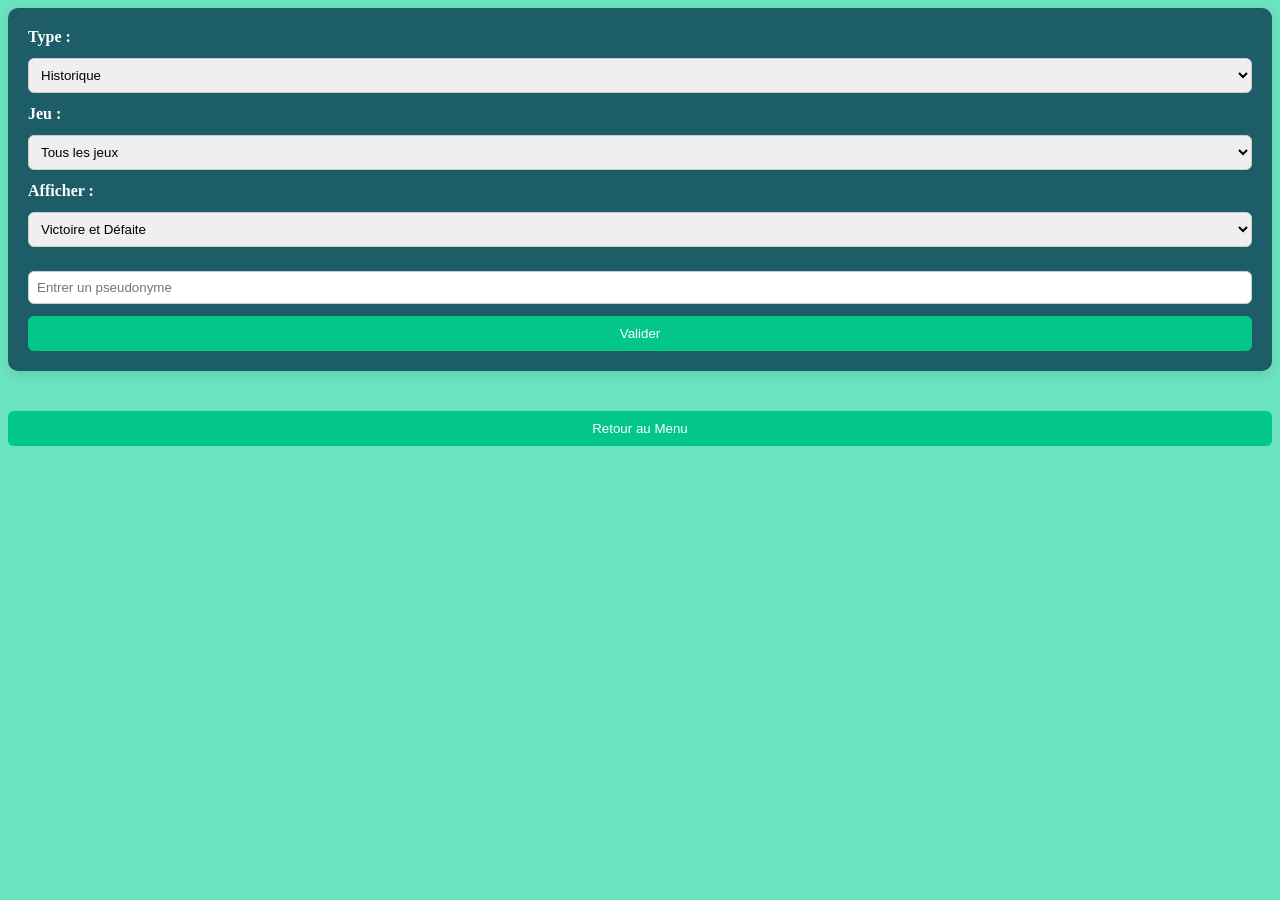
<file: Maxi_defis/Classement/html/index.html>
<!DOCTYPE html>
<html lang="fr">
<head>
    <meta charset="UTF-8">
    <meta name="viewport" content="width=device-width, initial-scale=1.0">
    <title>MD-Classement</title>
    <link rel="stylesheet" href="../css/style.css">
</head>
<body>
    <div class = "boite">
        <form action="#" id ="form">
            <label for="type">Type : </label>
            <select id="type">
                <option value="historique">Historique</option>
                <option value="classement">Classement</option>
            </select>
            <label for="jeu">Jeu : </label>
            <select id="jeu">
                <option value="tous">Tous les jeux</option>
                <option value="couleur">Couleur</option>
                <option value="demineur">Démineur</option>
                <option value="enigme">Enigme</option>
                <option value="equation">Equation</option>
                <option value="nonogram">Nonogram</option>
                <option value="simon">Simon</option>
                <option value="vraifaux">Vrai ou Faux</option>
                <option value="intru">Intru</option>
            </select>
            <label for="victoire">Afficher : </label>
            <select id="victoire">
                <option value="2">Victoire et Défaite</option>
                <option value="1">Seulement les Victoire</option>
                <option value="0">Seulement les Défaite</option>
            </select>
            <label for="pseudo"></label>
            <input type="text" id ="pseudo" placeholder="Entrer un pseudonyme">
            <button id="valider">Valider</button>
        </form>
        <table id="result">

        </table>
        <button id="retourMenu">Retour au Menu</button>
    </div>
    <script src="../js/script.js"></script>
</body>
</html>
</file>
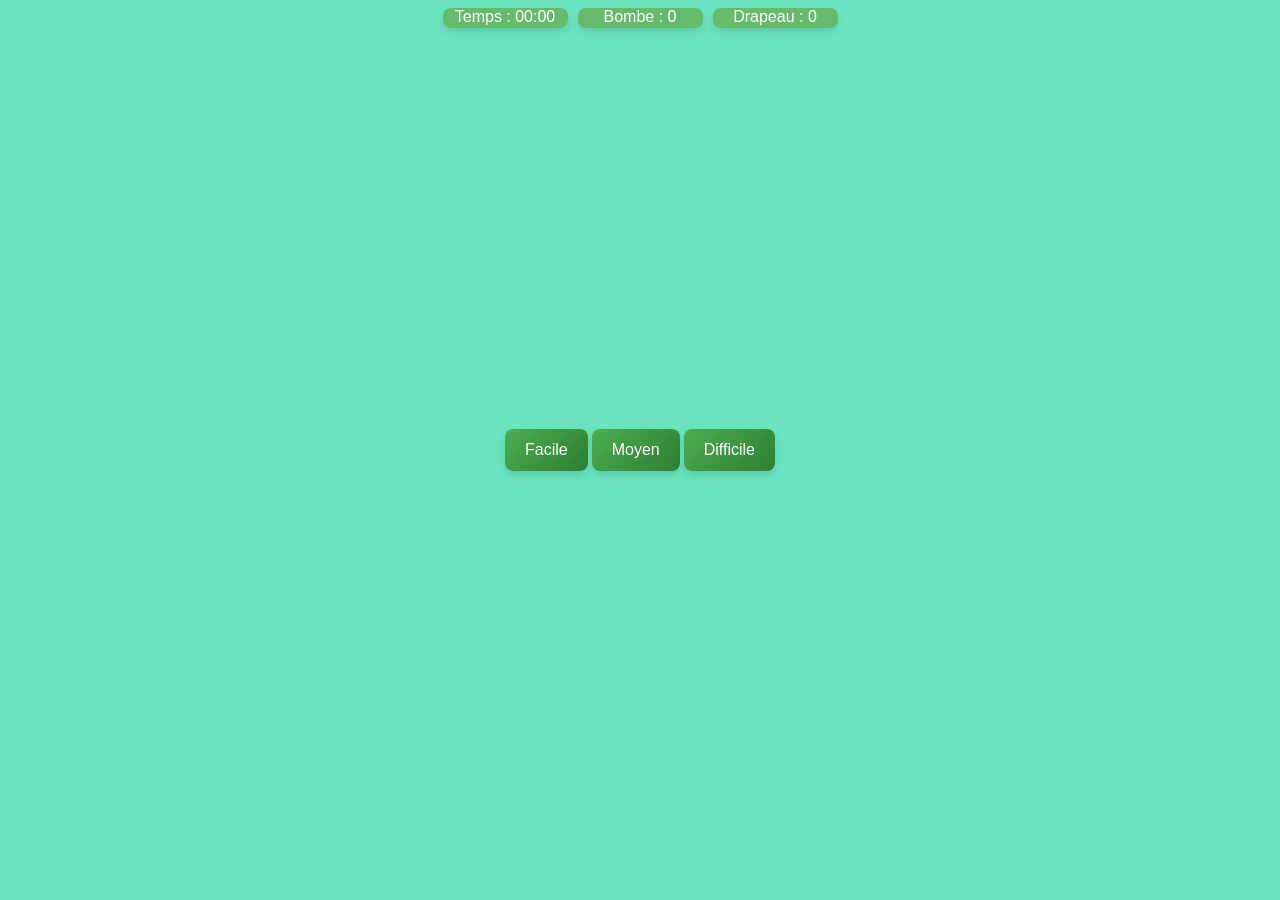
<file: Maxi_defis/Démineur/html/index.html>
<!DOCTYPE html>
<html lang="fr">
<head>
    <meta charset="UTF-8">
    <meta name="viewport" content="width=device-width, initial-scale=1.0">
    <title>Document</title>
    <link rel="stylesheet" href="../css/style.css">
</head>
<body>
    <div id="affichage">
        <div class="affichage" id="timer">Temps : 00:00 </div>
        <div class="affichage" id="bomb">Bombe : 0</div>
        <div class="affichage" id="flag">Drapeau : 0</div>
    </div>
    <div id="start">
        <button class="btn" id="facile">Facile</button>
        <button class="btn" id="moyen">Moyen</button>
        <button class="btn" id="difficile">Difficile</button>
    </div>
    <div id="plateau"></div>
    <script src="../js/script.js"></script>
</body>
</html>
</file>
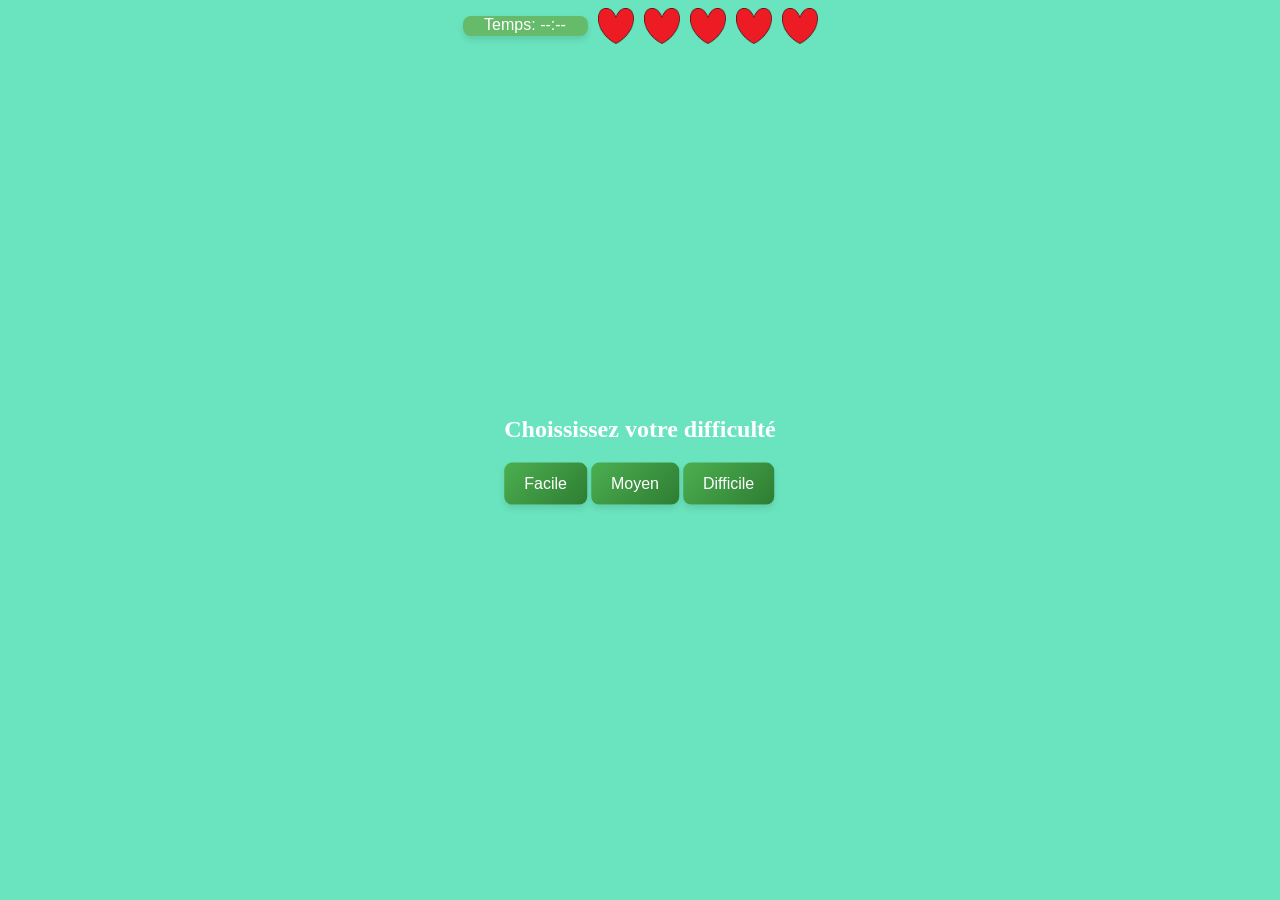
<file: Maxi_defis/Nonogram/html/index.html>
<!DOCTYPE html>
<html lang="en">
    <head>
        <meta charset="UTF-8">
        <meta name="viewport" content="width=device-width, initial-scale=1.0">
        <title>Puzzle dont je n'ai pas le nom</title>
        <link rel="stylesheet" href="../css/style.css">
    </head>
    <body>
        <div id="first">
            <h2>Choississez votre difficulté</h2>
            <button class="btn" id="facile"> Facile </button>
            <button class="btn" id="moyen"> Moyen </button>
            <button class="btn" id="difficile"> Difficile </button>
        </div>
        <div id="heart">
            <div id="timer">Temps: --:--</div>
            <a class="heart" href="../image/coeur_plein.png"></a>
            <a class="heart" href="../image/coeur_plein.png"></a>
            <a class="heart" href="../image/coeur_plein.png"></a>
            <a class="heart" href="../image/coeur_plein.png"></a>
            <a class="heart" href="../image/coeur_plein.png"></a>
        </div>
        <div id="plateau"></div>
    </body>
    <script src="../js/script.js"></script>
</html>
</file>
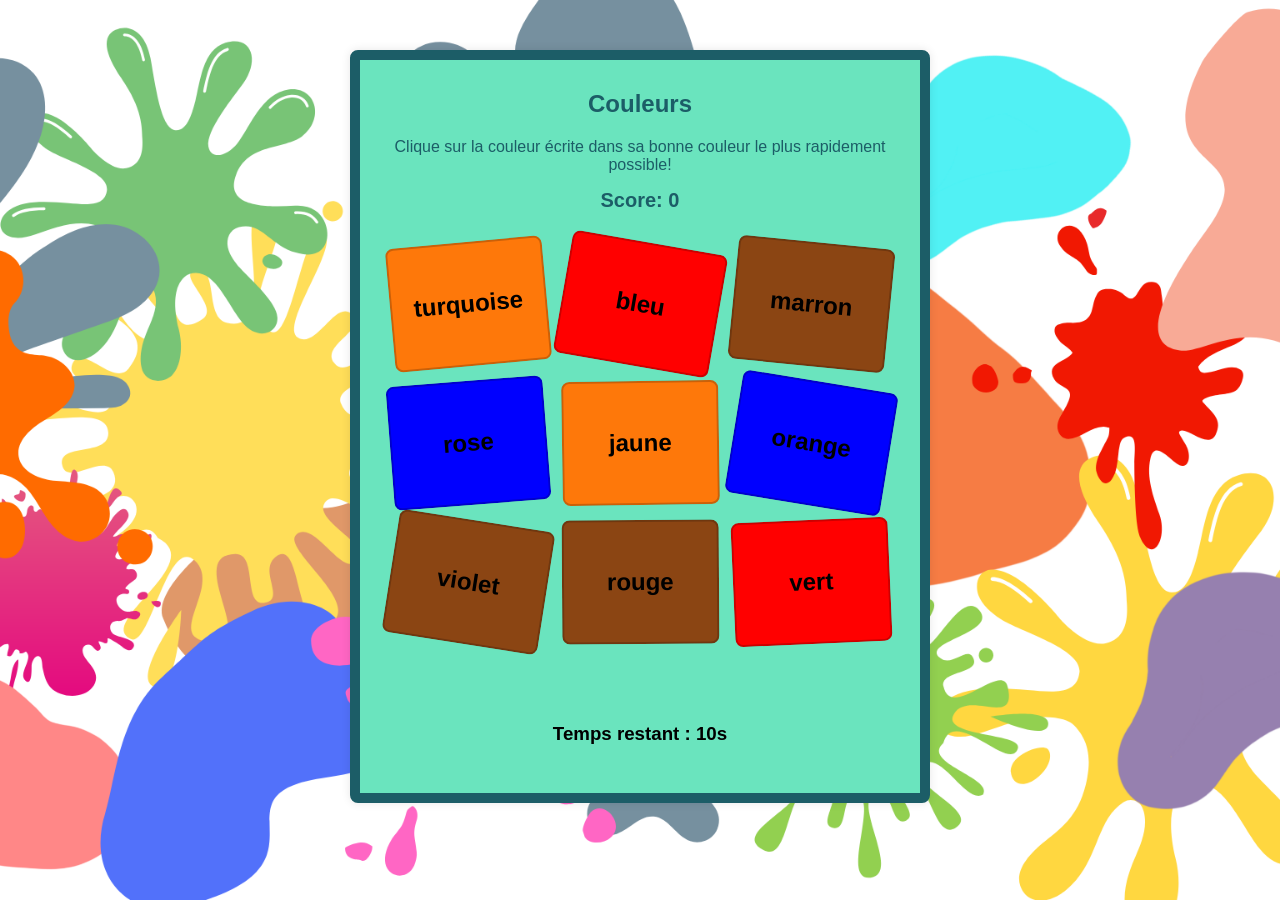
<file: Maxi_defis/Couleur/couleur.html>
<!DOCTYPE html>
<html lang="fr">
<head>
    <meta charset="UTF-8">
    <meta name="viewport" content="width=device-width, initial-scale=1.0">
    <title>Couleurs</title>
    <link rel="stylesheet" href="couleur.css">
</head>
<body>
    <div class="game-container">
        <h2>Couleurs</h2>
        <p>Clique sur la couleur écrite dans sa bonne couleur le plus rapidement possible!</p>
        
        <div class="score">Score: <span id="score">0</span></div>
        
        <div class="colors-grid" id="colorsGrid">
            <!-- Les couleurs seront générées par JavaScript -->
        </div>
        
        <div class="message" id="message"></div>

        <h3 id="timer-container">Temps restant : <span id="timer">10</span>s</h3>
        
    </div>
    <!-- Modale d'authentification -->
    <div id="auth-modal" class="modal">
        <div class="modal-content">
            <h2>Authentification requise</h2>
            <p>Votre score : <span id="final-score"></span></p>
            <form id="auth-form">
                <label for="pseudo">Pseudo :</label>
                <input type="text" id="pseudo" required>
                <br>
                <button type="submit">Valider</button>
            </form>
            <button id="rejouer-btn" type="button" style="display:none; margin-top: 20px;">
                Rejouer
            </button>
            <button id="retour-menu-modal" type="button" style="display:none; margin-top: 20px;">
                Retour au menu
            </button>
        </div>
    </div>

    <script src="couleur.js"></script>
</body>
</html>
</file>
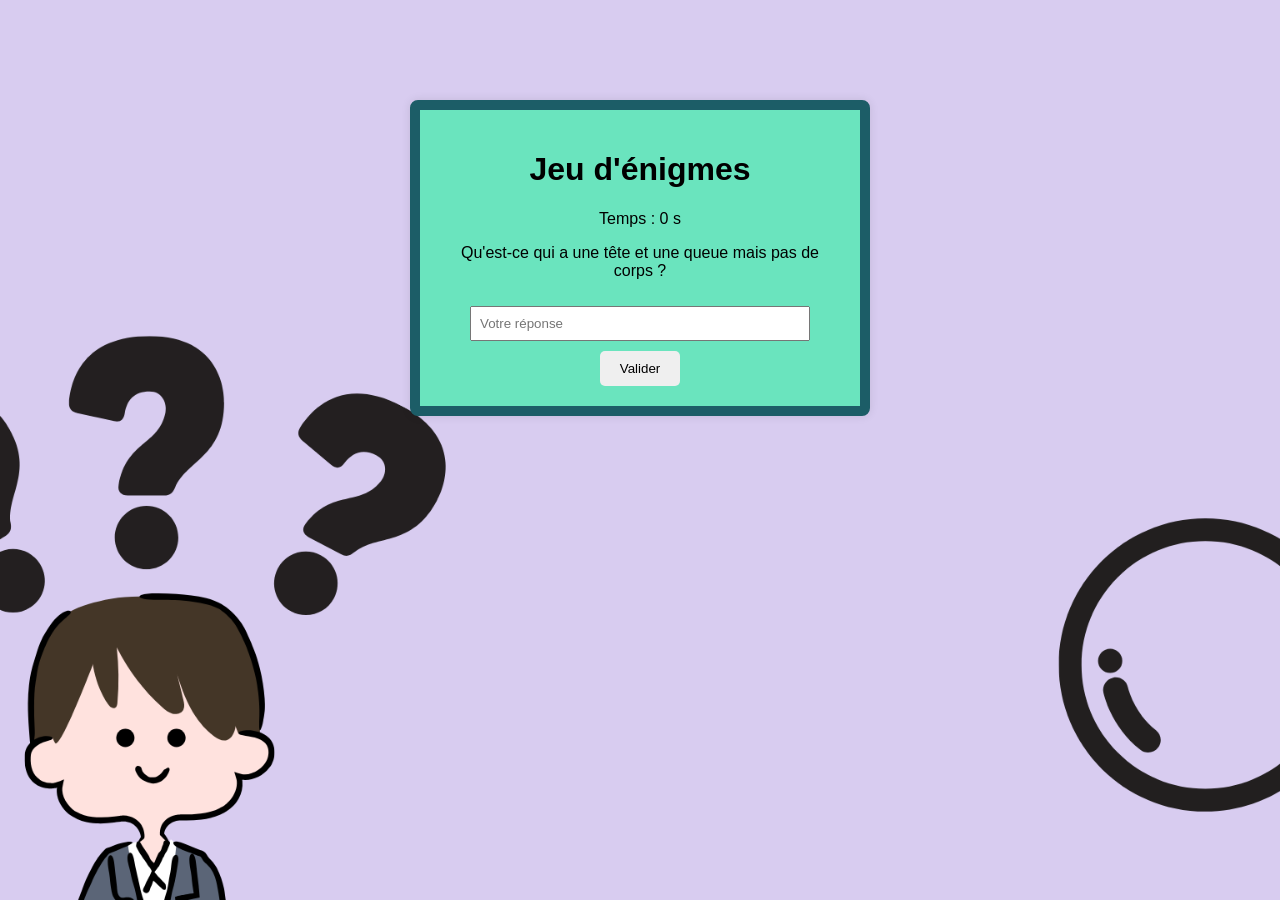
<file: Maxi_defis/Enigme/jeuAline.html>
<!DOCTYPE html>
<html lang="fr">
<head>
    <meta charset="UTF-8">
    <title>Jeu d'énigmes</title>
    <link rel="stylesheet" href="jeuAline.css">
</head>
<body>
    <div class="game-container">
        <h1>Jeu d'énigmes</h1>

        <div id="game">
            <p id="timer">Temps : 0 s</p>
            <p id="question"></p>

            <input type="text" id="answer" placeholder="Votre réponse">
            <button onclick="checkAnswer()">Valider</button>
        </div>

        <div id="result" class="hidden"></div>
    </div>
        <!-- Modale d'authentification -->
    <div id="auth-modal" class="modal">
        <div class="modal-content">
            <h2>Authentification requise</h2>
            <p>Votre score : <span id="final-score"></span></p>
            <div id="lost-info"></div>
            <form id="auth-form">
                <label for="pseudo">Pseudo :</label>
                <input type="text" id="pseudo" required>
                <br>
                <button type="submit">Valider</button>
            </form>
            <button id="rejouer-btn" type="button" style="display:none; margin-top: 20px;">
                Rejouer
            </button>
            <button id="retour-menu-modal" type="button" style="display:none; margin-top: 20px;">
                Retour au menu
            </button>
        </div>
    </div>

    <script src="scriptJeuAline.js"></script>
</body>
</html>
</file>
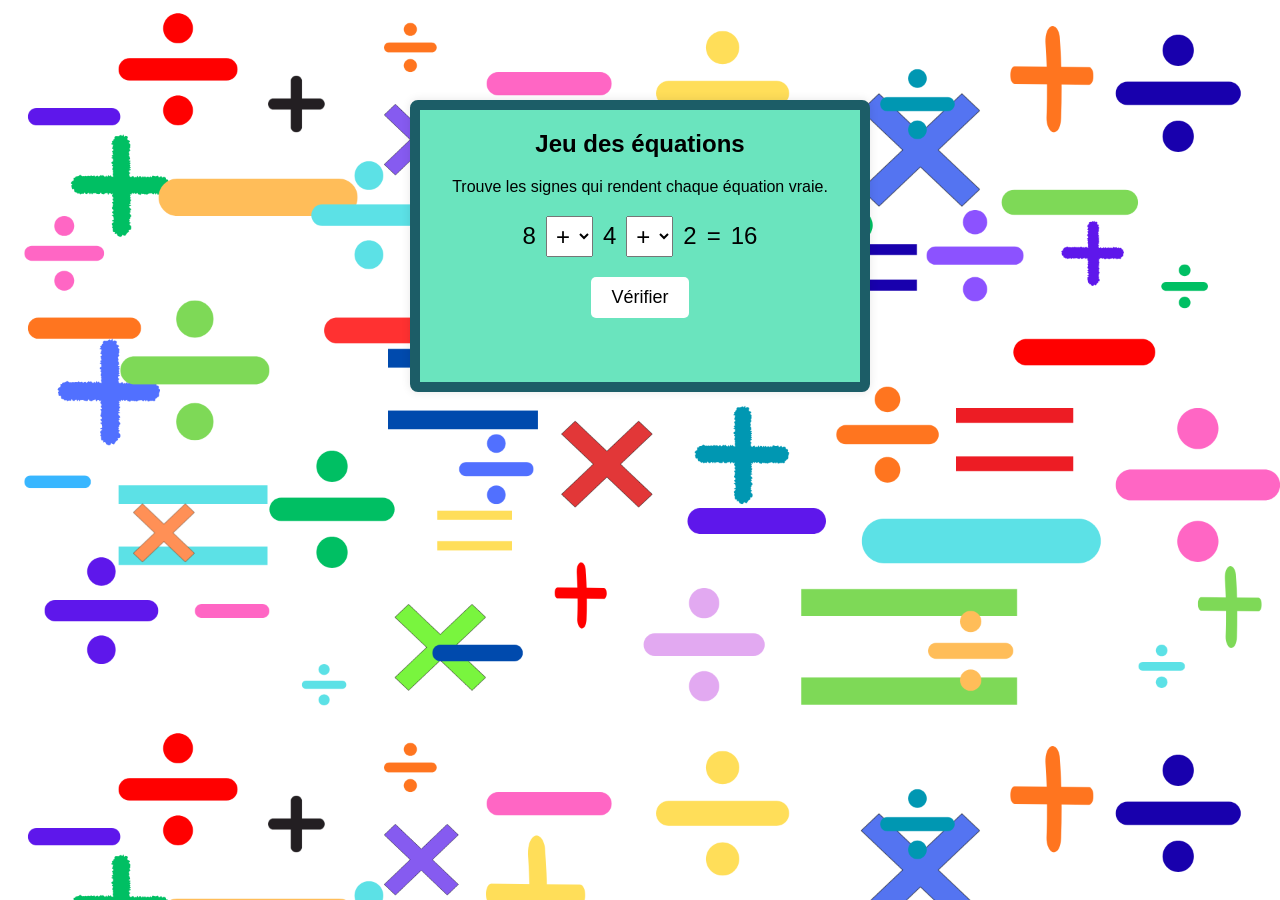
<file: Maxi_defis/Equation/equation.html>
<!DOCTYPE html>
<html lang="fr">
<head>
    <meta charset="UTF-8">
    <meta name="viewport" content="width=device-width, initial-scale=1.0">
    <title>Jeu des équations</title>
    <link rel="stylesheet" href="equation.css">
</head>
<body>
    <div class="game-container">
        <h2>Jeu des équations</h2>
        <p>Trouve les signes qui rendent chaque équation vraie.</p>
        
        <div class="equation-line">
            <span id="number1"></span>
            <select id="opSelect1"></select>
            <span id="number2"></span>
            <select id="opSelect2"></select>
            <span id="number3"></span>
            <span id="equalSign">=</span>
            <span id="targetValue"></span>
        </div>

        <div class="button-container">
            <button id="btnVerify" class="btn-verify">Vérifier</button>
            <button id="btnReplay" class="btn-replay" style="display: none;">Rejouer</button>
        </div>

        <p id="message" class="message"></p>
    </div>
    <div id="auth-modal" class="modal">
        <div class="modal-content">
            <h2>Authentification requise</h2>
            <p>Votre score : <span id="final-score"></span></p>
            <div id="lost-info"></div>
            <form id="auth-form">
                <label for="pseudo">Pseudo :</label>
                <input type="text" id="pseudo" required>
                <br>
                <button type="submit">Valider</button>
            </form>
            <button id="rejouer-btn" type="button" style="display:none; margin-top: 20px;">
                Rejouer
            </button>
            <button id="retour-menu-modal" type="button" style="display:none; margin-top: 20px;">
                Retour au menu
            </button>
        </div>
    </div>

    <script src="equation.js"></script>
</body>
</html>
</file>
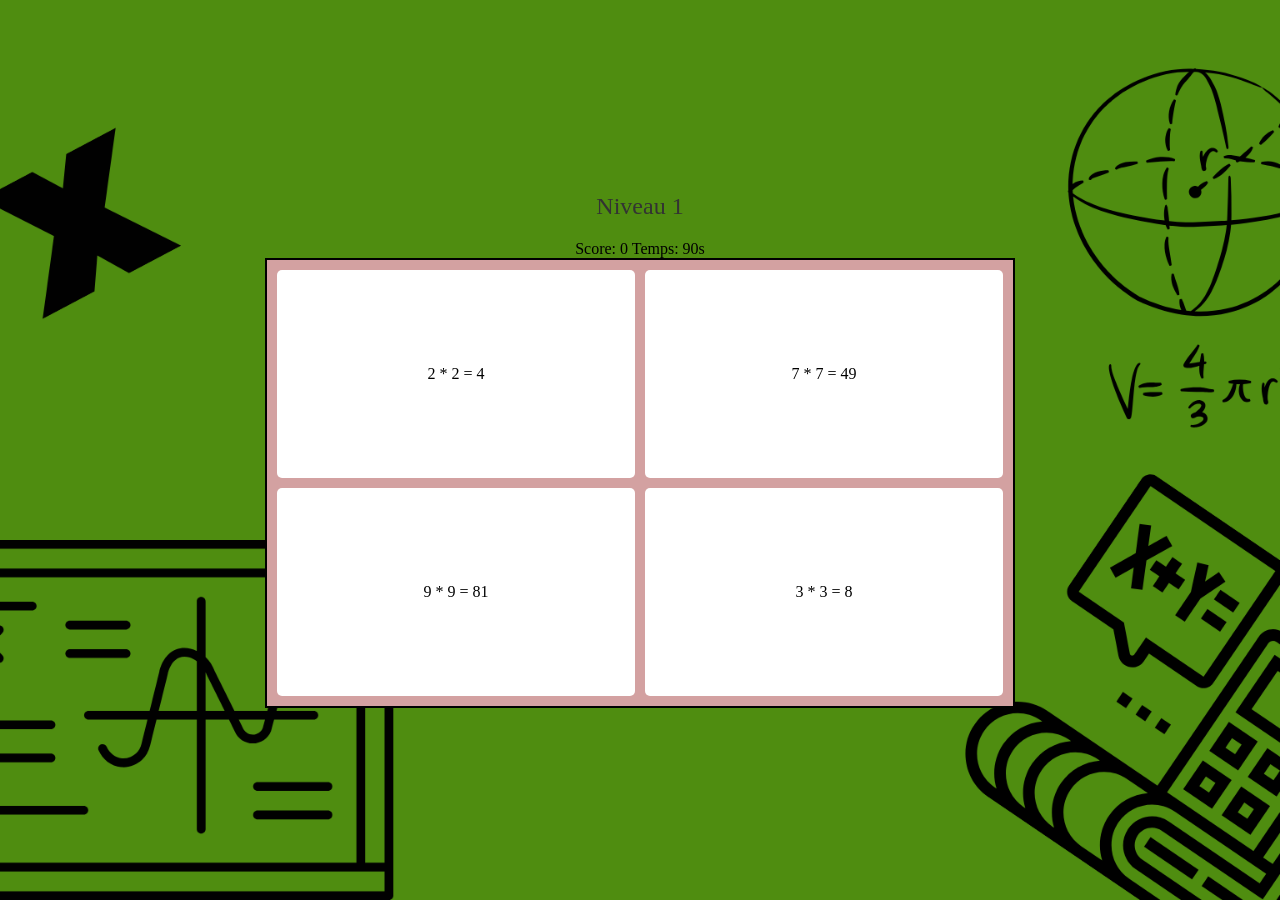
<file: Maxi_defis/intru/Intru.html>
<!DOCTYPE html>
<html lang="en">
<head>
    <meta charset="UTF-8">
    <meta name="viewport" content="width=device-width, initial-scale=1.0">
    <title>Document</title>
    <link rel="stylesheet" href="Intru.css">

</head>
<body>
    <div id="level">Niveau 1</div>
    <div id="score-container">
      <span>Score: <span id="score">0</span></span>
      <span>Temps: <span id="timer">90</span>s</span>
    </div>
    <div id="explanation-left" class="explanation"></div>
    <div class="carre" id="carre"></div>
    <div id="explanation-right" class="explanation"></div>
    
    <!-- Modale de fin de jeu -->
    <div id="gameOverModal" class="modal hidden">
      <div class="modal-content">
        <h2>Jeu Terminé!</h2>
        <p>Dernier niveau complété: <span id="finalLevel">8</span></p>
        <p>Score final: <span id="finalScore">0</span></p>
        <p>
          <label for="playerName">Entrez votre pseudo :</label><br>
          <input type="text" id="playerName" placeholder="Pseudo" autocomplete="off">
        </p>
        <div class="modal-buttons">
          <button id="replayBtn" disabled>Rejouer</button>
          <button id="menuBtn" disabled>Retour au menu</button>
        </div>
      </div>
    </div>
    
    <script src="Intru.js"></script>
</body>
</html>
</file>
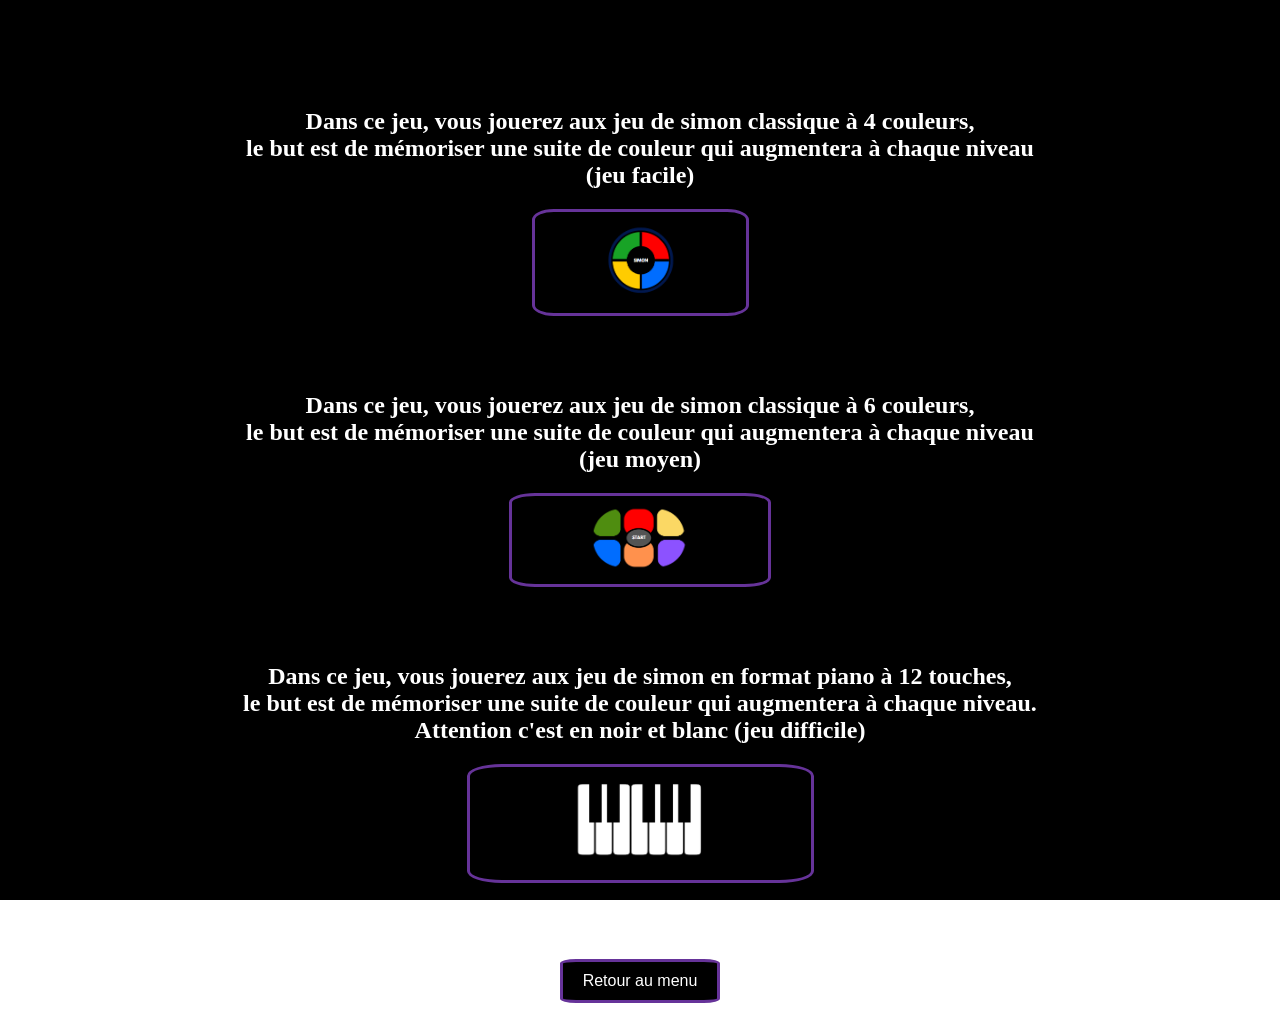
<file: Maxi_defis/Simon/pagedebut.html>
<!DOCTYPE html>
<html lang="fr">
<head>
    <meta charset="UTF-8">
    <meta name="viewport" content="width=device-width, initial-scale=1.0">
    <title>Jeux de Simon</title>
    <link rel="stylesheet" href="pagedebut.css"> <!-- Lien vers le fichier CSS pour le style -->
</head>
<body>
    <header>
        <h1>Bienvenue dans le jeu de Simon</h1> <!-- Titre principal de la page -->
    </header>


    <!-- Contenu principal de la page (choix des jeux) -->
    <div id="main-content"> <!-- Masqué par défaut -->
        <div>
            <h2>Dans ce jeu, vous jouerez aux jeu de simon classique à 4 couleurs, <br>
                le but est de mémoriser une suite de couleur qui augmentera à chaque niveau <br>
                (jeu facile)</h2>
            <button type="button" onclick="openGame('simonbase')" class="boutgros">
                <img src="images/jeusimonlogo.png"> <!-- Bouton pour lancer le jeu facile -->
            </button>
        </div>
        <br><br>
        <div>
            <h2>Dans ce jeu, vous jouerez aux jeu de simon classique à 6 couleurs, <br>
                le but est de mémoriser une suite de couleur qui augmentera à chaque niveau <br>
                (jeu moyen)</h2>
            <button type="button" onclick="openGame('simonmoy')" class="boutgros">
                <img src="images/jeusimonlogo2.png"> <!-- Bouton pour lancer le jeu moyen -->
            </button>
        </div>
        <br><br>
        <div>
            <h2>Dans ce jeu, vous jouerez aux jeu de simon en format piano à 12 touches, <br>
                le but est de mémoriser une suite de couleur qui augmentera à chaque niveau. <br>
                Attention c'est en noir et blanc (jeu difficile)</h2>
            <button type="button" onclick="openGame('simondiff')" class="boutgros">
                <img src="images/pianologo.png"> <!-- Bouton pour lancer le jeu difficile -->
            </button>
        </div>
    </div>

    <br><br>
    <div>
        <button id="retour-menu" type="button" onclick="window.location.href='../menu.html'">
            Retour au menu
        </button>
    </div>
</body>
<script src="pagedebut.js"></script>
</html>
</file>
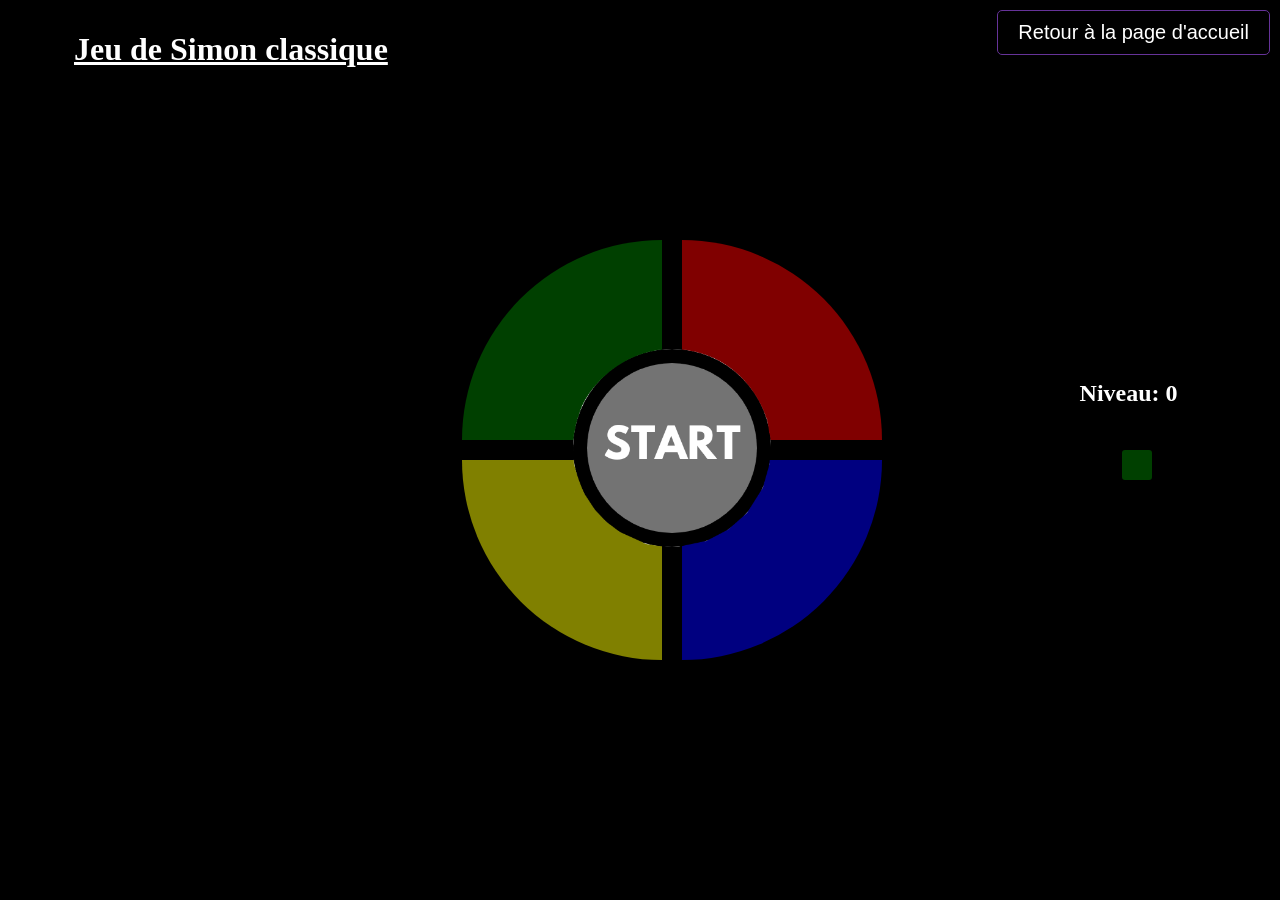
<file: Maxi_defis/Simon/simonbase.html>
<!DOCTYPE html>
<html lang="fr">
<head>
    <meta charset="UTF-8">
    <meta name="viewport" content="width=device-width, initial-scale=1.0">
    <title>Jeu de Simon basique</title>
    <link rel="stylesheet" href="style.css">
</head>
<body>
    <header>
        <h1>Jeu de Simon classique</h1>
    </header>
    <div class="jeu-container">
        <div class="jeu_simon">
            <div id="vert" class="couleur vert"></div>
            <div id="rouge" class="couleur rouge"></div>
            <div id="jaune" class="couleur jaune"></div>
            <div id="bleu" class="couleur bleu"></div>
            <button id="comm">
                <img src="images/start0.png" alt="Start">
            </button>
        </div>
    </div>
    <div class="bonFaux">
        <h2 id="niveau">Niveau: 0</h2>
        <div id="checkVert" class="rougeVert checkVert"></div>
    </div>
    <div id="popup" class="popup">
        <div class="popup-content">
            <span id="closePopup" class="close">&times;</span>
            <p id="popupMessage"></p>
        </div>
    </div>
    <div id="auth-modal" class="auth-modal" style="display: none;">
        <div class="auth-modal-content">
            <h2>Authentification requise</h2>
            <form id="auth-form">
                <label for="pseudo-auth">Pseudo :</label>
                <input type="text" id="pseudo-auth" required>
                <br>
                <button type="submit">Valider</button>
            </form>
            <div id="lost-info" style="display:none; margin-top: 20px; text-align: left;"></div>
            <button id="rejouer-auth-btn" type="button" style="display:none; margin-top: 20px;">
                Rejouer
            </button>
            <button id="retour-menu-auth-btn" type="button" style="display:none; margin-top: 10px;">
                Retour au menu
            </button>
            <button id="retour-home-auth-btn" type="button" style="display:none; margin-top: 10px;">
                Retour à l'accueil
            </button>
        </div>
    </div>
    <div>
        <button id="retour" onclick="goBackHome()">
            Retour à la page d'accueil
        </button>
    </div>
</body>
<script>
function goBackHome() {
    window.location.href = 'pagedebut.html';
}
</script>
<script src="pagedebut.js"></script>
<script src="script3.js"></script>
</html>
</file>
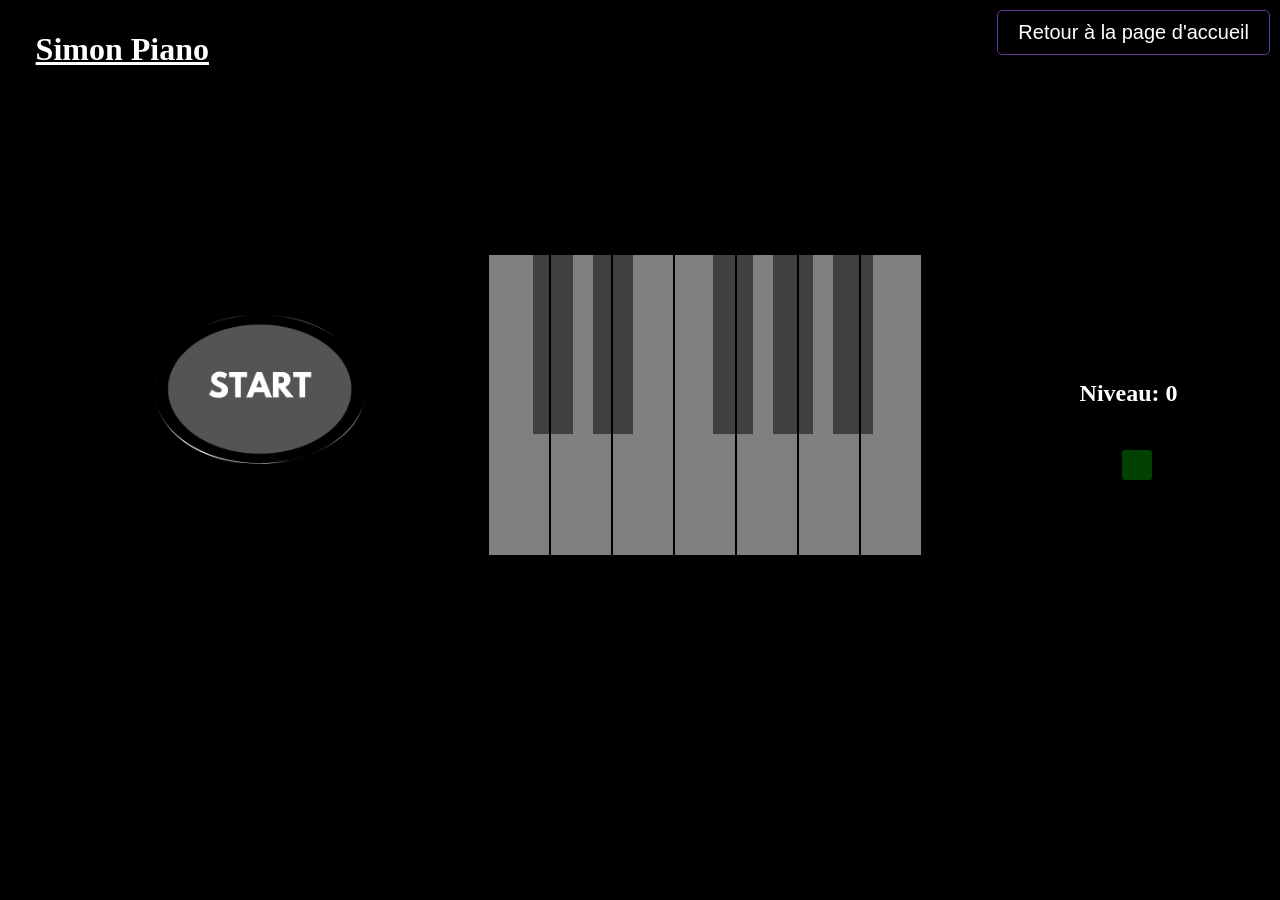
<file: Maxi_defis/Simon/simondiff.html>
<!DOCTYPE html>
<html lang="fr">
<head>
    <meta charset="UTF-8">
    <meta name="viewport" content="width=device-width, initial-scale=1.0">
    <title>Simon Piano</title>
    <link rel="stylesheet" href="style3.css">
</head>
<body>
    <header>
        <h1>Simon Piano</h1>
    </header>
    <div class="jeu-container">
        <div class="piano">
            <div id="do" class="white-key"></div>
            <div id="re" class="white-key"></div>
            <div id="mi" class="white-key"></div>
            <div id="fa" class="white-key"></div>
            <div id="sol" class="white-key"></div>
            <div id="la" class="white-key"></div>
            <div id="si" class="white-key"></div>
            <div id="do-sharp" class="black-key"></div>
            <div id="re-sharp" class="black-key"></div>
            <div id="fa-sharp" class="black-key"></div>
            <div id="sol-sharp" class="black-key"></div>
            <div id="si-flat" class="black-key"></div>
        </div>
        <button id="COMMENCER"><img src="images/start1.png" alt="Start"></button>
        <div class="bonFaux">
            <h2 id="niveau">Niveau: 0</h2>
            <div id="checkVert" class="rougeVert checkVert"></div>
        </div>
    </div>
    <div id="popup" class="popup">
        <div class="popup-content">
            <span id="closePopup" class="close">&times;</span>
            <p id="popupMessage"></p>
        </div>
    </div>
        <div id="auth-modal" class="auth-modal" style="display: none;">
        <div class="auth-modal-content">
            <h2>Authentification requise</h2>
            <form id="auth-form">
                <label for="pseudo-auth">Pseudo :</label>
                <input type="text" id="pseudo-auth" required>
                <br>
                <button type="submit">Valider</button>
            </form>
            <div id="lost-info" style="display:none; margin-top: 20px; text-align: left;"></div>
            <button id="rejouer-auth-btn" type="button" style="display:none; margin-top: 20px;">
                Rejouer
            </button>
            <button id="retour-menu-auth-btn" type="button" style="display:none; margin-top: 10px;">
                Retour au menu
            </button>
            <button id="retour-home-auth-btn" type="button" style="display:none; margin-top: 10px;">
                Retour à l'accueil
            </button>
        </div>
    </div>
    <div>
        <button id="retour" onclick="goBackHome()">
            Retour à la page d'accueil
        </button>
    </div>
</body>
<script>
function goBackHome() {
    window.location.href = 'pagedebut.html';
}
</script>
<script src="pagedebut.js"></script>
<script src="script3.js"></script>
</html>
</file>
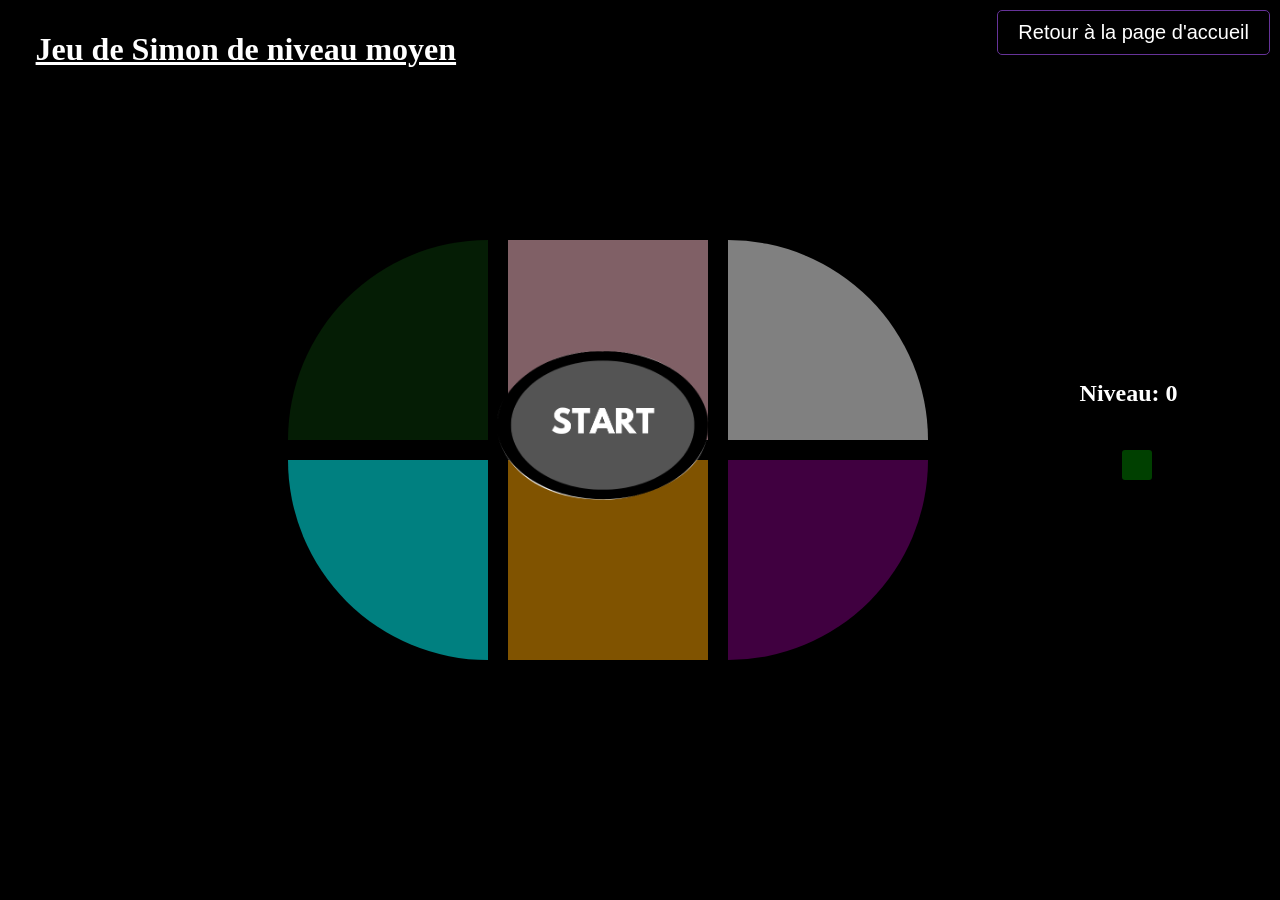
<file: Maxi_defis/Simon/simonmoy.html>
<!DOCTYPE html>
<html lang="fr">
<head>
    <meta charset="UTF-8">
    <meta name="viewport" content="width=device-width, initial-scale=1.0">
    <title>Jeu de Simon moyen</title>
    <link rel="stylesheet" href="style2.css">
</head>
<body>
    <header>
        <h1>Jeu de Simon de niveau moyen</h1>
    </header>
    <div class="jeu-container">
        <div class="jeu_simon">
            <div id="vert-fonce" class="couleur vert-fonce"></div>
            <div id="rose" class="couleur rose"></div>
            <div id="blanc" class="couleur blanc"></div>
            <div id="bleu-ciel" class="couleur bleu-ciel"></div>
            <div id="orange" class="couleur orange"></div>
            <div id="violet" class="couleur violet"></div>
        </div>
    </div>
    <button id="commencer"><img src="images/start1.png" alt="Start"></button>
    <div class="bonFaux">
        <h2 id="niveau">Niveau: 0</h2>
        <div id="checkVert" class="rougeVert checkVert"></div>
    </div>
    <div id="popup" class="popup">
        <div class="popup-content">
            <span id="closePopup" class="close">&times;</span>
            <p id="popupMessage"></p>
        </div>
    </div>
        <div id="auth-modal" class="auth-modal" style="display: none;">
        <div class="auth-modal-content">
            <h2>Authentification requise</h2>
            <form id="auth-form">
                <label for="pseudo-auth">Pseudo :</label>
                <input type="text" id="pseudo-auth" required>
                <br>
                <button type="submit">Valider</button>
            </form>
            <div id="lost-info" style="display:none; margin-top: 20px; text-align: left;"></div>
            <button id="rejouer-auth-btn" type="button" style="display:none; margin-top: 20px;">
                Rejouer
            </button>
            <button id="retour-menu-auth-btn" type="button" style="display:none; margin-top: 10px;">
                Retour au menu
            </button>
            <button id="retour-home-auth-btn" type="button" style="display:none; margin-top: 10px;">
                Retour à l'accueil
            </button>
        </div>
    </div>
    <div>
        <button id="retour" onclick="goBackHome()">
            Retour à la page d'accueil
        </button>
    </div>
</body>
<script>
function goBackHome() {
    window.location.href = 'pagedebut.html';
}
</script>
<script src="pagedebut.js"></script>
<script src="script3.js"></script>
</html>
</file>
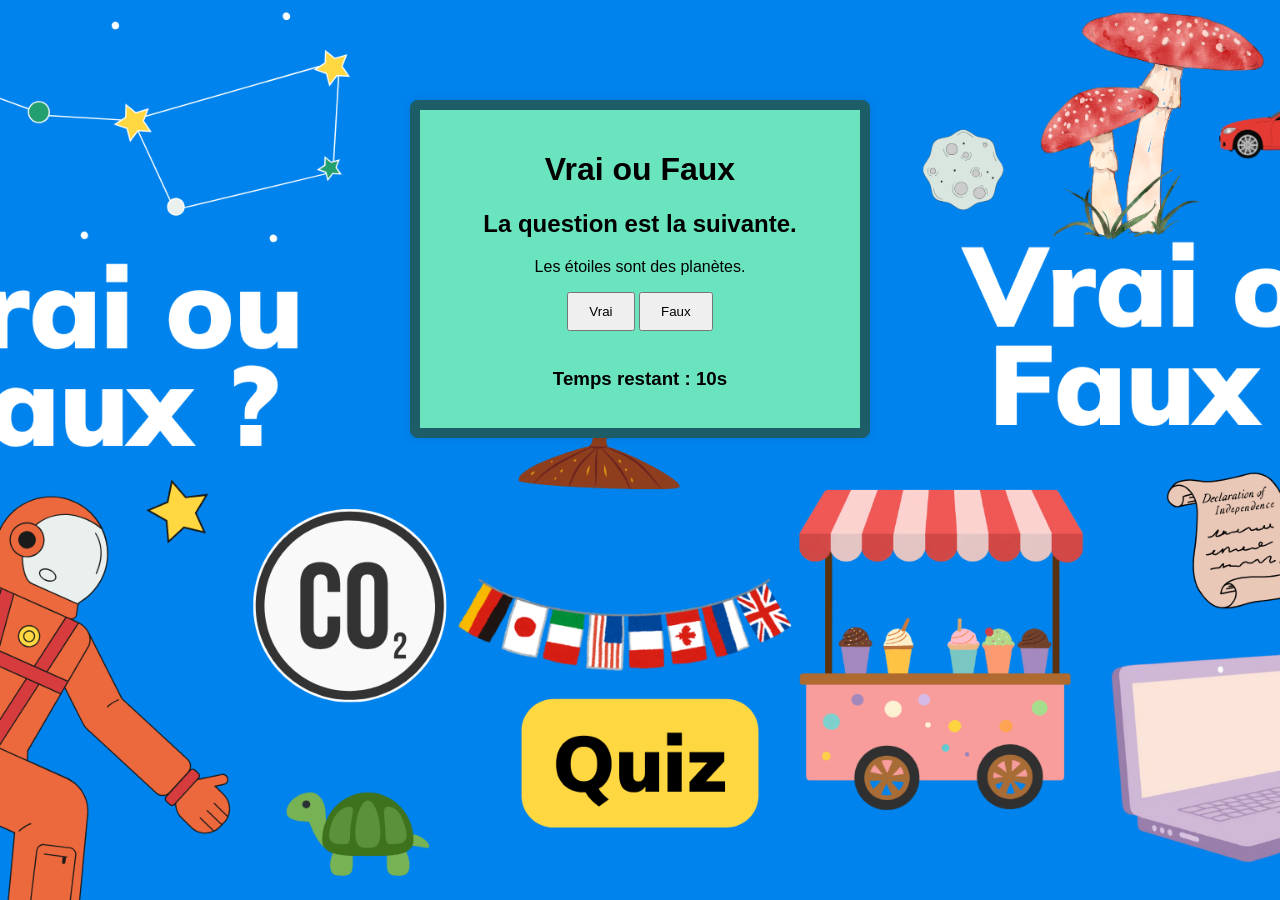
<file: Maxi_defis/VraiFaux/vrai_ou_faux.html>
<!DOCTYPE html>
<html lang="fr">
<head>
    <meta charset="UTF-8">
    <meta name="viewport" content="width=device-width, initial-scale=1.0">
    <title>Vrai ou Faux</title>
    <link rel="stylesheet" href="vrai_ou_faux.css">
</head>

<body>
    <div class="game-container">
        <h1>Vrai ou Faux</h1>
        <h2>La question est la suivante.</h2>

        <p id="question"></p>

        <button class="rep" onclick="repondre(true)">Vrai</button>
        <button class="rep" onclick="repondre(false)">Faux</button>

        <br><br>

        <button id="btnQuestion" onclick="startGame()" style="display:none;">
            Rejouer
        </button>

        <h3 id="timer-container">Temps restant : <span id="timer">10</span>s</h3>

        <p id="resultat"></p>
    </div>

    <!-- Modale d'authentification -->
    <div id="auth-modal" class="modal">
        <div class="modal-content">
            <h2>Authentification requise</h2>
            <p>Votre score : <span id="final-score"></span></p>
            <form id="auth-form">
                <label for="pseudo">Pseudo :</label>
                <input type="text" id="pseudo" required>
                <br>
                <button type="submit">Valider</button>
            </form>
            <button id="rejouer-btn" type="button" style="display:none; margin-top: 20px;">
                Rejouer
            </button>
            <button id="retour-menu-modal" type="button" style="display:none; margin-top: 20px;">
                Retour au menu
            </button>
        </div>
    </div>

    <script src="vrai_ou_faux.js"></script>
</body>
</html>
</file>
<file: Maxi_defis/Classement/css/style.css>
.boite {
    display: flex;
    flex-direction: column;
    gap: 20px;
    width: 100%;
}

#form {
    display: flex;
    flex-direction: column;
    gap: 12px;
    padding: 20px;
    background: rgb(28, 93, 103);
    border-radius: 10px;
    box-shadow: 0 4px 12px rgba(0,0,0,0.1);
    min-width: 280px;
}

#form label {
    font-weight: bold;
    color : white;
}

#form select,
#form input {
    padding: 8px;
    border: 1px solid #ccc;
    border-radius: 6px;
}

button {
    padding: 10px;
    border: none;
    border-radius: 6px;
    background-color: #02c788;
    color: white;
    cursor: pointer;
    transition: 0.2s;
}

button:hover {
    background-color: #357ab8;
}

#result {
    width: 100%;
    border-collapse: collapse;
    border: solid 10px rgb(28, 93, 103);
}

td{
    text-align: center;
    color: white;
}

body{
    background: #6ae4be;
}

th{
    color: white;
    background-color: rgb(28, 93, 103);
}
</file>
<file: Maxi_defis/Démineur/css/style.css>
table {
  border-collapse: collapse;
  margin: 20px auto;
  table-layout: fixed;
  box-shadow: 0 0 10px rgba(0, 0, 0, 0.1);
}

td {
  border: 1px solid #ccc;
  margin : 60px;
  aspect-ratio:1/1;
  height : 30px;
  width : 30px;
  vertical-align: middle;
  transition: background-color 0.2s;
}

td:hover {
  background-color: #f1f1f1;
}

#affichage{
  display: flex;
  justify-content: center;
  align-items: center;     
  gap: 10px; 
}

.affichage{  
  font-size: 16px;
  font-family: Arial, sans-serif;
  border: none;
  width: 125px;
  height: 20px;
  border-radius: 8px;
  box-shadow: 0 4px 6px rgba(0, 0, 0, 0.1);
  background-color: #66BB6A;
  text-align: center;
}

body {
  background-color: #6ae4be;
  color: white;
}

.win-background {
    background: #4CAF50 !important; /* Vert pour la victoire */
}

.defeat-background {
    background: #f44336 !important; /* Vert pour la victoire */
}

@keyframes shake {
  0% { transform: translate(0, 0); }
  20% { transform: translate(-5px, 5px); }
  40% { transform: translate(5px, -5px); }
  60% { transform: translate(-5px, 5px); }
  80% { transform: translate(5px, -5px); }
  100% { transform: translate(0, 0); }
}

.shake {
  animation: shake 0.3s;
  background-color: red;
}

#start {
  position: absolute;
  top: 50%;
  left: 50%;
  transform: translate(-50%, -50%);  
}

.btn {
  display: inline-block;
  padding: 12px 20px;
  background: linear-gradient(135deg, #4CAF50, #2E7D32);
  color: white;
  font-size: 16px;
  font-family: Arial, sans-serif;
  border: none;
  border-radius: 8px;
  cursor: pointer;
  transition: all 0.3s ease;
  box-shadow: 0 4px 6px rgba(0, 0, 0, 0.1);
}

.btn:hover {
  background: linear-gradient(135deg, #66BB6A, #388E3C);
  transform: translateY(-2px);
  box-shadow: 0 6px 10px rgba(0, 0, 0, 0.15);
}

.btn:active {
  transform: translateY(0);
  box-shadow: 0 3px 5px rgba(0, 0, 0, 0.1);
}

.correct {
  background-color: #2E7D32;
  pointer-events: none;
  background-size: cover;
  background-position: center;
  background-repeat: no-repeat;
}

.hidden {
    background-color: #66BB6A;
}

.bombe {
    background-color: red;
    pointer-events: none;
    height: 30px;
    background-image: url("../image/bombe.png");
    background-size: cover;
    background-position: center;
    background-repeat: no-repeat;
}

.drapeau {
  height: 30px;
  background-image: url("../image/drapeau.png");
  background-size: cover;
  background-position: center;
  background-repeat: no-repeat;
}
</file>
<file: Maxi_defis/Nonogram/css/style.css>
table {
  border-collapse: collapse;
  margin: 20px auto;
  table-layout: fixed;
  width: 80%;
  height: 80%;
  max-width: 600px;
  max-height: 600px;
  box-shadow: 0 0 10px rgba(0, 0, 0, 0.1);
}

th {
  background-color: #4CAF50;
  color: white;
  height: 60px;
  width: 60px;
  padding: 10px;
  font-weight: bold;
  text-transform: uppercase;
  letter-spacing: 1px;
}

td {
  border: 1px solid #ccc;
  height: 60px;
  width: 60px;
  vertical-align: middle;
  transition: background-color 0.2s;
  background-color: #66BB6A;
}

td:hover {
  background-color: #f1f1f1;
}

.erreur {
  height: 60px;
  background-image: url("../image/croix.png");
  background-size: cover;
  background-position: center;
  background-repeat: no-repeat;
  pointer-events: none;
}

.correct {
  background-color: black;
  pointer-events: none;
}

.eviter {
  background-color: grey;
  pointer-events: none;
}

#heart {
    display: flex;
    justify-content: center;
    align-items: center;     
    gap: 10px;      
}

#timer {
  font-size: 16px;
  font-family: Arial, sans-serif;
  border: none;
  width: 125px;
  height: 20px;
  border-radius: 8px;
  box-shadow: 0 4px 6px rgba(0, 0, 0, 0.1);
  background-color: #66BB6A;
  text-align: center;
}

.heart {
    display: block;
    width: 36px;
    height: 36px;
    background-image: url('../image/coeur_plein.png');
    background-size: cover;
    background-position: center;
    pointer-events: none;
}

body {
  background-color: #6ae4be;
  color: white;
}

.win-background {
    background: #4CAF50 !important; /* Vert pour la victoire */
}

.defeat-background {
    background: #f44336 !important; /* Vert pour la victoire */
}

@keyframes shake {
  0% { transform: translate(0, 0); }
  20% { transform: translate(-5px, 5px); }
  40% { transform: translate(5px, -5px); }
  60% { transform: translate(-5px, 5px); }
  80% { transform: translate(5px, -5px); }
  100% { transform: translate(0, 0); }
}

.shake {
  animation: shake 0.3s;
  background-color: red;
}

#first {
  position: absolute;
  top: 50%;
  left: 50%;
  transform: translate(-50%, -50%);  
}

.btn {
  display: inline-block;
  padding: 12px 20px;
  background: linear-gradient(135deg, #4CAF50, #2E7D32);
  color: white;
  font-size: 16px;
  font-family: Arial, sans-serif;
  border: none;
  border-radius: 8px;
  cursor: pointer;
  transition: all 0.3s ease;
  box-shadow: 0 4px 6px rgba(0, 0, 0, 0.1);
}

.btn:hover {
  background: linear-gradient(135deg, #66BB6A, #388E3C);
  transform: translateY(-2px);
  box-shadow: 0 6px 10px rgba(0, 0, 0, 0.15);
}

.btn:active {
  transform: translateY(0);
  box-shadow: 0 3px 5px rgba(0, 0, 0, 0.1);
}
</file>
<file: Maxi_defis/Couleur/couleur.css>
body {
    font-family: Arial, sans-serif;
    background-color: #6ae4be;
    background-image : url('images/backCouleurs.png');
    background-size: cover;
    background-repeat: no-repeat;
    background-position: center;
    background-attachment: fixed;
}

.game-container {
    width: 500px;
    margin: 50px auto;
    background: #6ae4be;
    padding: 30px;
    border-radius: 8px;
    text-align: center;
    box-shadow: 0 0 10px rgba(0, 0, 0, 0.1);
    border: solid 10px rgb(28, 93, 103);
    transition: border-color 0.3s ease;
}

.game-container.lost {
    border-color: red;
}

h2 {
    margin-top: 0;
    color: rgb(28, 93, 103);
}

p {
    margin: 10px 0;
    color: rgb(28, 93, 103);
}

.score {
    font-size: 20px;
    font-weight: bold;
    margin: 15px 0;
    color: rgb(28, 93, 103);
}

.colors-grid {
    display: grid;
    grid-template-columns: repeat(3, 1fr);
    gap: 15px;
    margin: 30px 0;
    min-height: 200px;
}

.color-box {
    padding: 20px;
    font-size: 24px;
    font-weight: bold;
    cursor: pointer;
    border-radius: 8px;
    transition: transform 0.2s ease;
    user-select: none;
    border: 2px solid rgba(0, 0, 0, 0.2);
    display: flex;
    align-items: center;
    justify-content: center;
    min-height: 80px;
}

.color-box:hover {
    transform: scale(1.05);
}

.color-box:active {
    transform: scale(0.95);
}

.color-box.correct {
    animation: pulse 0.5s ease;
}

@keyframes pulse {
    0%, 100% { transform: scale(1); }
    50% { transform: scale(1.1); }
}

.button-container {
    margin-top: 20px;
    display: flex;
    gap: 10px;
    justify-content: center;
}

button {
    font-size: 18px;
    padding: 12px 30px;
    cursor: pointer;
    color: black;
    background-color: white;
    border: 2px solid rgb(28, 93, 103);
    border-radius: 5px;
    transition: all 0.3s ease;
    font-weight: bold;
}

button:hover:not(:disabled) {
    background-color: rgb(28, 93, 103);
    color: white;
}

button:disabled {
    cursor: not-allowed;
    opacity: 0.6;
}

.btn-replay {
    background-color: #ff6b6b;
    color: white;
    border-color: #ff6b6b;
}

.btn-replay:hover {
    background-color: #ff5252;
}

.message {
    min-height: 30px;
    margin-top: 20px;
    font-weight: bold;
    font-size: 18px;
    color: rgb(28, 93, 103);
}

.message.success {
    color: #2ecc71;
}

.message.error {
    color: #e74c3c;
}

#retour-menu {
    margin: 100px auto;
    display: block;
    cursor: pointer;
    background-color: rgb(28, 93, 103);
    color: white;
    border: none;
    border-radius: 5px;
    transition: background-color 0.3s ease;
}

/* Styles pour la modale */
.modal {
    display: none;
    position: fixed;
    z-index: 1;
    left: 0;
    top: 0;
    width: 100%;
    height: 100%;
    overflow: auto;
    background-color: rgba(0,0,0,0.4);
}

.modal-content {
    background-color: #fefefe;
    margin: 15% auto;
    padding: 20px;
    border: 1px solid #888;
    width: 80%;
    max-width: 400px;
    border-radius: 8px;
    text-align: center;
}

.modal-content h2 {
    color: rgb(28, 93, 103);
}

.modal-content form {
    margin: 20px 0;
}

.modal-content label {
    display: block;
    margin: 10px 0 5px;
}

.modal-content input {
    width: 100%;
    padding: 8px;
    margin-bottom: 10px;
    box-sizing: border-box;
}

.modal-content button {
    padding: 10px 20px;
    background-color: rgb(28, 93, 103);
    color: white;
    border: none;
    border-radius: 5px;
    cursor: pointer;
    margin: 5px auto;
    display: block;
}

.modal-content button:hover {
    background-color: #4CAF50;
    transform: scale(1.05);
}

#retour-menu:hover {
    background-color: #4CAF50;
    transform: scale(1.05);
}
</file>
<file: Maxi_defis/Enigme/jeuAline.css>
body {
    font-family: Arial, sans-serif;
    background: #6ae4be;
    background-image : url('images/backEnigme.png');
    background-size: cover;
    background-repeat: no-repeat;
    background-position: center;
    background-attachment: fixed;
}

.win-background {
    border : #4CAF50 !important; /* Vert pour la victoire */
}

.game-container {
    width: 400px;
    margin: 100px auto;
    background: #6ae4be;
    padding: 20px;
    border-radius: 8px;
    text-align: center;
    box-shadow: 0 0 10px rgba(0,0,0,0.1);
    border : solid 10px rgb(28, 93, 103);
}

input {
    width: 80%;
    padding: 8px;
    margin: 10px 0;
}

button {
    padding: 10px 20px;
    cursor: pointer;
    color: black;
    border: none;
    border-radius: 5px;
    transition: background-color 0.3s ease;
}

button:hover:not(:disabled) {
    background-color: rgb(28, 93, 103);
}

.hidden {
    display: none;
}

#retour-menu {
    margin: 100px auto;
    display: block;
    cursor: pointer;
    background-color: rgb(28, 93, 103);
    color: white;
    border: none;
    border-radius: 5px;
    transition: background-color 0.3s ease;
}

#retour-menu:hover {
    background-color: #4CAF50;
    transform: scale(1.05);
}

/* Styles pour la modale */
.modal {
    display: none;
    position: fixed;
    z-index: 1;
    left: 0;
    top: 0;
    width: 100%;
    height: 100%;
    overflow: auto;
    background-color: rgba(0,0,0,0.4);
}

.modal-content {
    background-color: #fefefe;
    margin: 10% auto;
    padding: 20px;
    border: 1px solid #888;
    width: 90%;
    max-width: 400px;
    border-radius: 8px;
    text-align: center;
}

.modal-content h2 {
    color: rgb(28, 93, 103);
}

.modal-content form {
    margin: 20px 0;
}

.modal-content label {
    display: block;
    margin: 10px 0 5px;
}

.modal-content input {
    width: 100%;
    padding: 8px;
    margin-bottom: 10px;
    box-sizing: border-box;
}

.modal-content button {
    padding: 10px 20px;
    background-color: rgb(28, 93, 103);
    color: white;
    border: none;
    border-radius: 5px;
    cursor: pointer;
    margin: 5px auto;
    display: block;
}

.modal-content button:hover {
    background-color: #4CAF50;
    transform: scale(1.05);
}
</file>
<file: Maxi_defis/Equation/equation.css>
body {
    font-family: Arial, sans-serif;
    background-color: #6ae4be;
    background-image : url('images/backEquation.png');
    background-size: cover;
    transition: background-color 0.3s ease;
}

.game-container {
    width: 400px;
    margin: 100px auto;
    background: #6ae4be;
    padding: 20px;
    border-radius: 8px;
    text-align: center;
    box-shadow: 0 0 10px rgba(0,0,0,0.1);
    border : solid 10px rgb(28, 93, 103);
}

h2 {
    margin-top: 0;
}

p {
    margin: 10px 0;
}

.equation-line {
    margin: 20px 0;
    font-size: 24px;
    display: flex;
    justify-content: center;
    align-items: center;
    gap: 10px;
}

select {
    font-size: 24px;
    padding: 5px;
    cursor: pointer;
}

.button-container {
    margin-top: 10px;
    display: flex;
    gap: 10px;
    justify-content: center;
}

button {
    font-size: 18px;
    padding: 10px 20px;
    cursor: pointer;
    color: black;
    border: none;
    border-radius: 5px;
    transition: background-color 0.3s ease;
}

.btn-verify {
    background-color: white;
}

.btn-verify:hover:not(:disabled) {
    background-color: rgb(28, 93, 103);
}

.btn-replay:hover:not(:disabled) {
    background-color: rgb(28, 93, 103);
}

button:disabled {
    cursor: not-allowed;
    opacity: 0.6;
}

.message {
    min-height: 24px;
    margin-top: 10px;
    font-weight: bold;
}

#retour-menu {
    margin: 100px auto;
    display: block;
    cursor: pointer;
    background-color: rgb(28, 93, 103);
    color: white;
    border: none;
    border-radius: 5px;
    transition: background-color 0.3s ease;
}

#retour-menu:hover {
    background-color: #4CAF50;
    transform: scale(1.05);
}

/* Styles pour la modale */
.modal {
    display: none;
    position: fixed;
    z-index: 1;
    left: 0;
    top: 0;
    width: 100%;
    height: 100%;
    overflow: auto;
    background-color: rgba(0,0,0,0.4);
}

.modal-content {
    background-color: #fefefe;
    margin: 10% auto;
    padding: 20px;
    border: 1px solid #888;
    width: 90%;
    max-width: 400px;
    border-radius: 8px;
    text-align: center;
}

.modal-content h2 {
    color: rgb(28, 93, 103);
}

.modal-content form {
    margin: 20px 0;
}

.modal-content label {
    display: block;
    margin: 10px 0 5px;
}

.modal-content input {
    width: 100%;
    padding: 8px;
    margin-bottom: 10px;
    box-sizing: border-box;
}

.modal-content button {
    padding: 10px 20px;
    background-color: rgb(28, 93, 103);
    color: white;
    border: none;
    border-radius: 5px;
    cursor: pointer;
    margin: 5px auto;
    display: block;
}

.modal-content button:hover {
    background-color: #4CAF50;
    transform: scale(1.05);
}
</file>
<file: Maxi_defis/intru/Intru.css>
body {
  height: 100vh;            /* prend toute la hauteur de l'écran */
  margin: 0;
  display: flex;
  flex-direction: column;
  justify-content: center;  /* centre horizontalement */
  align-items: center;      /* centre verticalement */
  position: relative;
  transition: background 0.5s ease, filter 0.2s ease;
  background-image: url("Green.png");
  background-size: cover;
  background-position: center;
  background-repeat: no-repeat;
  background-attachment: fixed;
}

body.error-flash {
  animation: redFlash 1.2s ease-in-out infinite;
  background-image: url("Red.png");
}

body.error-static {
  background-image: url("Red.png");
}

@keyframes redFlash {
  0% { filter: brightness(1) contrast(1); }
  15% { filter: brightness(1.08) contrast(1.05); }
  30% { filter: brightness(0.96) contrast(1.08); }
  45% { filter: brightness(1.1) contrast(1.1); }
  60% { filter: brightness(0.92) contrast(1.12); }
  75% { filter: brightness(1.06) contrast(1.06); }
  90% { filter: brightness(0.98) contrast(1.02); }
  100% { filter: brightness(1) contrast(1); }
}

#level {
  font-size: 24px;
  margin-bottom: 20px;
  color: #333;
}

.explanation {
  position: absolute;
  top: 50%;
  transform: translateY(-50%);
  width: 200px;
  padding: 10px;
  background-color: rgba(255, 255, 255, 0.9);
  border: 2px solid #333;
  border-radius: 5px;
  font-size: 16px;
  text-align: center;
  opacity: 0;
  transition: opacity 0.5s ease;
}

#explanation-left {
  left: 20px;
}

#explanation-right {
  right: 20px;
}

.carre {
  width: 750px;
  height: 450px;
  background-color: rgb(211, 161, 161);
  border: 2px solid black;

  display: grid;
  grid-template-columns: 1fr 1fr; 
  gap: 10px;
  padding: 10px;
  box-sizing: border-box
}

.equation {
  background: white;
  text-align: center;
  padding: 10px;
  border-radius: 5px;
  display: flex;
  align-items: center;
  justify-content: center;
  cursor: pointer;
  transition: transform 0.2s ease;
}

.equation:hover {
  transform: scale(1.05);
}

/* Styles pour la modale */
.modal {
  position: fixed;
  top: 0;
  left: 0;
  width: 100%;
  height: 100%;
  background-color: rgba(0, 0, 0, 0.5);
  display: flex;
  justify-content: center;
  align-items: center;
  z-index: 1000;
}

.modal.hidden {
  display: none;
}

.modal-content {
  background-color: white;
  padding: 40px;
  border-radius: 10px;
  text-align: center;
  box-shadow: 0 4px 8px rgba(0, 0, 0, 0.2);
  min-width: 300px;
}

.modal-content h2 {
  margin-top: 0;
  color: #333;
  font-size: 28px;
}

.modal-content p {
  font-size: 18px;
  color: #555;
  margin: 15px 0;
}

.modal-buttons {
  display: flex;
  gap: 15px;
  justify-content: center;
  margin-top: 30px;
}

.modal-buttons button {
  padding: 12px 25px;
  font-size: 16px;
  border: none;
  border-radius: 5px;
  cursor: pointer;
  transition: background-color 0.3s ease, transform 0.2s ease, opacity 0.3s ease;
}

#replayBtn {
  background-color: #4CAF50;
  color: white;
}

#replayBtn:hover:not(:disabled) {
  background-color: #45a049;
  transform: scale(1.1);
}

#menuBtn {
  background-color: #2196F3;
  color: white;
}

#menuBtn:hover:not(:disabled) {
  background-color: #0b7dda;
  transform: scale(1.1);
}

.modal-buttons button:disabled {
  opacity: 0.5;
  cursor: not-allowed;
  transform: none;
}

#playerName {
  width: 100%;
  padding: 10px;
  margin-top: 10px;
  border: 1px solid #ccc;
  border-radius: 5px;
  font-size: 16px;
  box-sizing: border-box;
}
</file>
<file: Maxi_defis/Simon/pagedebut.css>
body {
    display: flex;
    flex-direction: column;
    justify-content: center;
    align-items: center;
    background-image: url("images/background.png");
    background-size: cover;
    background-repeat: no-repeat;
    background-position: center;
    background-attachment: fixed;
}

h2{
    color: white;
    text-align: center;
    font-family: 'Times New Roman', Times, serif;
}

button img{
    height: 45%;
    width: 45%;
}

#piano-logo{
    height: 20%;
    width: 20%;
}

button {
    
    display: block;
    margin: 20px auto;
    padding: 10px 20px;
    cursor: pointer;
    background-color: black;
    color: white;
    border: solid, rebeccapurple;
    border-radius: 10%;
    font-size: 16px;
}

#main-content {
    display: none;
    width: 100%; /* S'assure que le contenu principal ne dépasse pas la largeur */
    text-align: center;
}

/* Alignement des labels et des champs */
form {
    display: flex;
    flex-direction: column;
    align-items: center;
    text-align: center;
    gap: 15px; /* Espacement entre les éléments */
}

label {
    color: white;
    font-family: 'Times New Roman', Times, serif;
    margin-bottom: 5px;
}

input[type="text"] {
    width: 300px; /* Largeur des champs */
    padding: 10px; /* Espacement interne */
    border: 1px solid #ccc; /* Bordure */
    border-radius: 5px; /* Coins arrondis */
    font-size: 16px; /* Taille du texte */
}

#logout-button{
    display: none;
}
</file>
<file: Maxi_defis/Simon/style.css>
body {
    display: flex;
    justify-content: center;
    align-items: center;
    height: 100vh;
    background-color: black;
    margin: 0;
    font-family:'Times New Roman', Times, serif;
}

header {
    margin-bottom: 40%;
}

h1{
    color: white;
    text-decoration: underline;
    font-family: 'Times New Roman', Times, serif;
    white-space: nowrap;
    position: absolute;
    top: 10px; /* Distance par rapport au haut de la page */
    left: 10px; /* Distance par rapport au bord droit de la page */
    margin-left: 5%;
}

h2{
    color: white;
    font-family: 'Times New Roman', Times, serif;
    position: absolute;
    top: 40%; /* Distance par rapport au haut de la page */
    right: 8%; /* Distance par rapport au bord droit de la page */
}

.jeu-container {
    display: flex;
    justify-content: center; /* Centre horizontalement le contenu */
    align-items: center; /* Centre verticalement le contenu */
    position: absolute; /* Nécessaire pour positionner les éléments internes */
    left:40%;
}


.jeu_simon {
    display: grid;
    grid-template-columns: repeat(2, 200px);
    grid-template-rows: repeat(2, 200px);
    gap: 20px;
    position: relative;
    margin-right: 24%;
}

.couleur{
    width: 200px;
    height: 200px;
    opacity: 0.5;
    transition: opacity 0.2s;
}

.bonFaux{
    display: grid;
    grid-template-rows: repeat(2, 30px);
    gap: 10px;
    margin-top: 20px;
}

.rougeVert{
    width: 30px;
    height: 30px;
    border-radius: 3px;
    opacity: 0.5;
    transition: opacity 0.2s;
    position: absolute;
    top: 50%; /* Distance par rapport au haut de la page */
    right: 10%; /* Distance par rapport au bord droit de la page */
}

.checkVert{
    background-color: green;
}

.vert{
    background-color: green;
    border-top-left-radius: 100%;
}

.rouge{
    background-color: red;
    border-top-right-radius: 100%;
}

.jaune{
    background-color: yellow;
    border-bottom-left-radius: 100%;
}

.bleu{
    background-color: blue;
    border-bottom-right-radius: 100%;
}


#comm {
    position: absolute;
    top: 26%;
    left: 50%;
    height: 0%;
    transform: translate(-50%, -50%);
    cursor: pointer;
    background: none;
    border: none;
}

#comm img {
    display: block;
    width: 100%
}
button:hover:not(:disabled) {
    background-color: rgb(153, 91, 170);
    color: white;
}
.auth-modal {
    display: none;
    position: fixed;
    z-index: 999;
    left: 0;
    top: 0;
    width: 100%;
    height: 100%;
    background-color: rgba(0, 0, 0, 0.8);
    justify-content: center;
    align-items: center;
}

.auth-modal-content {
    background-color: white;
    padding: 25px;
    border-radius: 12px;
    width: 90%;
    max-width: 420px;
    box-shadow: 0 0 20px rgba(7, 7, 7, 0.8);
    color: black;
    text-align: center;
}

.auth-modal-content h2 {
    margin-top: 0;
    color:  rgb(28, 93, 103);
}

.auth-modal-content form {
    margin: 20px 0;
}

.auth-modal-content label {
    display: block;
    margin-bottom: 8px;
    text-align: left;
}

.auth-modal-content input {
    width: 100%;
    padding: 10px;
    border-radius: 6px;
    border: 1px solid #444;
    margin-bottom: 12px;
    box-sizing: border-box;
}

.auth-modal-content button {
    margin: 8px auto;
    display: block;
    min-width: 180px;
    background-color:  rgb(28, 93, 103);
    color: black;
    border: none;
    border-radius: 8px;
    padding: 12px 18px;
    cursor: pointer;
    font-weight: bold;
}

.auth-modal-content button:hover {
    background-color:   #4CAF50;
}
.popup{
    display: none;
    position: fixed;
    z-index: 1;
    left: 0;
    top: 0;
    width: 100%;
    height: 100%;
    background-color: rgba(0, 0, 0, 0.5);
    justify-content: center;
    align-items: center;
}

.popup-content{
    background-color: #fff;
    padding: 20px;
    border-radius: 5px;
    text-align: center;
    position: relative;
}

.close{
    position: absolute;
    top: 10px;
    right: 10px;
    font-size: 20px;
    cursor: pointer;
}

#retour {
    position: absolute;
    top: 10px; /* Distance par rapport au haut de la page */
    right: 10px; /* Distance par rapport au bord droit de la page */
    font-size: 20px;
    cursor: pointer;
    padding: 10px 20px; /* Ajout de padding pour un meilleur rendu */
    background-color: black; /* Couleur de fond */
    border: 1px solid rebeccapurple; /* Bordure */
    border-radius: 5px; /* Coins arrondis */
    color: white; /* Couleur du texte */
    text-decoration: none; /* Supprime le soulignement */
}

#retour:hover:not(:disabled) {
    background-color: rgb(153, 91, 170);
    color: white;
}
</file>
<file: Maxi_defis/Simon/style3.css>
body {
    display: flex;
    justify-content: center;
    align-items: center;
    height: 100vh;
    background-color: black;
    margin: 0;
    font-family:'Times New Roman', Times, serif;
}

header {
    margin-bottom: 40%;
}

h1{
    color: white;
    text-decoration: underline;
    font-family: 'Times New Roman', Times, serif;
    white-space: nowrap;
    position: absolute;
    top: 10px; /* Distance par rapport au haut de la page */
    left: 10px; /* Distance par rapport au bord droit de la page */
    margin-left: 2%;
}

h2{
    color: white;
    font-family: 'Times New Roman', Times, serif;
    position: absolute;
    top: 40%; /* Distance par rapport au haut de la page */
    right: 8%; /* Distance par rapport au bord droit de la page */
}

.piano {
    display: flex;
    position: relative;
    left: 15%;
}

.white-key {
    width: 60px;
    height: 300px;
    background-color: white;
    border: 1px solid black;
    position: relative;
    z-index: 1;
    opacity: 0.5;
    transition: opacity 0.2s;
}

.black-key {
    width: 40px;
    height: 180px;
    background-color: black;
    position: absolute;
    z-index: 2;
    opacity: 0.5;
    transition: opacity 0.2s;
}

#do-sharp {
    left: 45px;
}

#re-sharp {
    left: 105px;
}

#fa-sharp {
    left: 225px;
}

#sol-sharp {
    left: 285px;
}

#si-flat {
    left: 345px;
}

.bonFaux{
    display: grid;
    grid-template-rows: repeat(2, 30px);
    gap: 10px;
    margin-top: 20px;
}

.rougeVert{
    width: 30px;
    height: 30px;
    border-radius: 3px;
    opacity: 0.5;
    transition: opacity 0.2s;
    position: absolute;
    top: 50%; /* Distance par rapport au haut de la page */
    right: 10%; /* Distance par rapport au bord droit de la page */
}

.checkVert {
    background-color: green;
}

#COMMENCER {
    position: absolute;
    top: 35%;
    left: 30%;
    height: 0%;
    transform: translate(-50%, -50%);
    cursor: pointer;
    background: none;
    border: none;
}

#COMMENCER img {
    display: block;
    width: 46%;
}

.auth-modal {
    display: none;
    position: fixed;
    z-index: 999;
    left: 0;
    top: 0;
    width: 100%;
    height: 100%;
    background-color: rgba(0, 0, 0, 0.8);
    justify-content: center;
    align-items: center;
}

.auth-modal-content {
    position: relative;
    background-color: white;
    padding: 70px 25px 25px;
    border-radius: 12px;
    width: 90%;
    max-width: 420px;
    box-shadow: 0 0 20px rgba(5, 5, 5, 0.8);
    color: black;
    text-align: center;
}

.auth-modal-content h2 {
    position: absolute;
    top: 20px;
    left: 50%;
    transform: translateX(-50%);
    margin: 0;
    width: 100%;
    color: rgb(28, 93, 103);
}

.auth-modal-content form {
    margin: 20px 0;
}

.auth-modal-content label {
    display: block;
    margin-bottom: 8px;
    text-align: left;
}

.auth-modal-content input {
    width: 100%;
    padding: 10px;
    border-radius: 6px;
    border: 1px solid #444;
    margin-bottom: 12px;
    box-sizing: border-box;
}

.auth-modal-content button {
    margin: 8px auto;
    display: block;
    min-width: 180px;
    background-color: rgb(28, 93, 103);
    color: white;
    border: none;
    border-radius: 8px;
    padding: 12px 18px;
    cursor: pointer;
    font-weight: bold;
}

.auth-modal-content button:hover {
    background-color: #4CAF50;
}

.popup {
    display: none;
    position: fixed;
    z-index: 2;
    left: 0;
    top: 0;
    width: 100%;
    height: 100%;
    background-color: rgba(0, 0, 0, 0.5);
    justify-content: center;
    align-items: center;
}

.popup-content {
    background-color: #fff;
    padding: 20px;
    border-radius: 5px;
    text-align: center;
    position: relative;
}

.close {
    position: absolute;
    top: 10px;
    right: 10px;
    font-size: 20px;
    cursor: pointer;
}

#retour {
    position: absolute;
    top: 10px; /* Distance par rapport au haut de la page */
    right: 10px; /* Distance par rapport au bord droit de la page */
    font-size: 20px;
    cursor: pointer;
    padding: 10px 20px; /* Ajout de padding pour un meilleur rendu */
    background-color: black; /* Couleur de fond */
    border: 1px solid rebeccapurple; /* Bordure */
    border-radius: 5px; /* Coins arrondis */
    color: white; /* Couleur du texte */
    text-decoration: none; /* Supprime le soulignement */
}

#retour:hover:not(:disabled) {
    background-color: rgb(153, 91, 170);
    color: white;
}
</file>
<file: Maxi_defis/Simon/style2.css>
body {
    display: flex;
    justify-content: center;
    align-items: center;
    height: 100vh;
    background-color: black;
    margin: 0;
    font-family:'Times New Roman', Times, serif;
}

header {
    margin-bottom: 40%;
}

h1{
    color: white;
    text-decoration: underline;
    font-family: 'Times New Roman', Times, serif;
    white-space: nowrap;
    position: absolute;
    top: 10px; /* Distance par rapport au haut de la page */
    left: 10px; /* Distance par rapport au bord droit de la page */
    margin-left: 2%;
}

h2{
    color: white;
    font-family: 'Times New Roman', Times, serif;
    position: absolute;
    top: 40%; /* Distance par rapport au haut de la page */
    right: 8%; /* Distance par rapport au bord droit de la page */
}

.jeu-container {
    display: flex;
    justify-content: center; /* Centre horizontalement le contenu */
    align-items: center; /* Centre verticalement le contenu */
    position: relative; /* Nécessaire pour positionner les éléments internes */
    left: 3.5%;
}

.jeu_simon {
    display: grid;
    grid-template-columns: repeat(3, 200px);
    grid-template-rows: repeat(2, 200px);
    gap: 20px;
    position: relative;
    margin-right: 24%;
}

.couleur{
    width: 200px;
    height: 200px;
    opacity: 0.5;
    transition: opacity 0.2s;
}

.bonFaux{
    display: grid;
    grid-template-rows: repeat(2, 30px);
    gap: 10px;
    margin-top: 20px;
}

.rougeVert{
    width: 30px;
    height: 30px;
    border-radius: 3px;
    opacity: 0.5;
    transition: opacity 0.2s;
    position: absolute;
    top: 50%; /* Distance par rapport au haut de la page */
    right: 10%; /* Distance par rapport au bord droit de la page */
}

.checkVert{
    background-color: green;
}

.vert-fonce{
    background-color: rgb(10, 58, 10);
    border-top-left-radius: 100%;
}

.rose{
    background-color: pink;
}

.blanc{
    background-color: white;
    border-top-right-radius: 100%;
}

.bleu-ciel{
    background-color: cyan;
    border-bottom-left-radius: 100%;
}

.orange{
    background-color: orange;
}

.violet{
    background-color: purple;
    border-bottom-right-radius: 100%;
}

#commencer {
    position: absolute;
    top: 39%;
    left: 56.8%;
    height: 0%;
    transform: translate(-50%, -50%);
    cursor: pointer;
    background: none;
    border: none;
}

#commencer img {
    display: block;
    width: 46%
}

.auth-modal {
    display: none;
    position: fixed;
    z-index: 999;
    left: 0;
    top: 0;
    width: 100%;
    height: 100%;
    background-color: rgba(0, 0, 0, 0.8);
    justify-content: center;
    align-items: center;
}

.auth-modal-content {
    position: relative;
    background-color: white;
    padding: 70px 25px 25px;
    border-radius: 12px;
    width: 90%;
    max-width: 420px;
    box-shadow: 0 0 20px rgba(6, 6, 6, 0.8);
    color: black;
    text-align: center;
}

.auth-modal-content h2 {
    position: absolute;
    top: 20px;
    left: 50%;
    transform: translateX(-50%);
    margin: 0;
    width: 100%;
    color: rgb(28, 93, 103);
}

.auth-modal-content form {
    margin: 20px 0;
}

.auth-modal-content label {
    display: block;
    margin-bottom: 8px;
    text-align: left;
}

.auth-modal-content input {
    width: 100%;
    padding: 10px;
    border-radius: 6px;
    border: 1px solid #444;
    margin-bottom: 12px;
    box-sizing: border-box;
}

.auth-modal-content button {
    margin: 8px auto;
    display: block;
    min-width: 180px;
    background-color:  rgb(28, 93, 103);
    color: black;
    border: none;
    border-radius: 8px;
    padding: 12px 18px;
    cursor: pointer;
    font-weight: bold;
}

.auth-modal-content button:hover {
    background-color:  #4CAF50;
}
.popup{
    display: none;
    position: fixed;
    z-index: 1;
    left: 0;
    top: 0;
    width: 100%;
    height: 100%;
    background-color: rgba(0, 0, 0, 0.5);
    justify-content: center;
    align-items: center;
}

.popup-content{
    background-color: #fff;
    padding: 20px;
    border-radius: 5px;
    text-align: center;
    position: relative;
}

.close{
    position: absolute;
    top: 10px;
    right: 10px;
    font-size: 20px;
    cursor: pointer;
}

#retour {
    position: absolute;
    top: 10px; /* Distance par rapport au haut de la page */
    right: 10px; /* Distance par rapport au bord droit de la page */
    font-size: 20px;
    cursor: pointer;
    padding: 10px 20px; /* Ajout de padding pour un meilleur rendu */
    background-color: black; /* Couleur de fond */
    border: 1px solid rebeccapurple; /* Bordure */
    border-radius: 5px; /* Coins arrondis */
    color: white; /* Couleur du texte */
    text-decoration: none; /* Supprime le soulignement */
}
#retour:hover:not(:disabled) {
    background-color: rgb(153, 91, 170);
    color: white;
}
</file>
<file: Maxi_defis/VraiFaux/vrai_ou_faux.css>
body {
    font-family: Arial, sans-serif;
    background: #6ae4be;
    background-image : url('images/backVraiFaux.png');
    background-size: cover;
    background-repeat: no-repeat;
    background-position: center;
    background-attachment: fixed;
}

.game-container {
    width: 400px;
    margin: 100px auto;
    background: #6ae4be;
    padding: 20px;
    border-radius: 8px;
    text-align: center;
    box-shadow: 0 0 10px rgba(0,0,0,0.1);
    border: solid 10px rgb(28, 93, 103);
}

input {
    width: 80%;
    padding: 8px;
    margin: 10px 0;
}

#retour-menu-bas {
    margin: 20px auto;
    display: block;
    cursor: pointer;
    background-color: rgb(28, 93, 103);
    color: white;
    border: none;
    border-radius: 5px;
    transition: background-color 0.3s ease;
    padding: 10px 20px;
    font-size: 16px;
}

#retour-menu-bas:hover {
    background-color: #4CAF50;
    transform: scale(1.05);
}

button {
    padding: 10px 20px;
    cursor: pointer;
}

.hidden {
    display: none;
}

/* Styles pour la modale */
.modal {
    display: none;
    position: fixed;
    z-index: 1;
    left: 0;
    top: 0;
    width: 100%;
    height: 100%;
    overflow: auto;
    background-color: rgba(0,0,0,0.4);
}

.modal-content {
    background-color: #fefefe;
    margin: 15% auto;
    padding: 20px;
    border: 1px solid #888;
    width: 80%;
    max-width: 400px;
    border-radius: 8px;
    text-align: center;
}

.modal-content h2 {
    color: rgb(28, 93, 103);
}

.modal-content form {
    margin: 20px 0;
}

.modal-content label {
    display: block;
    margin: 10px 0 5px;
}

.modal-content input {
    width: 100%;
    padding: 8px;
    margin-bottom: 10px;
    box-sizing: border-box;
}

.modal-content button {
    padding: 10px 20px;
    background-color: rgb(28, 93, 103);
    color: white;
    border: none;
    border-radius: 5px;
    cursor: pointer;
    margin: 5px auto;
    display: block;
}

.modal-content button:hover {
    background-color: #4CAF50;
    transform: scale(1.05);
}

.modal-content button:hover {
    background-color: #4CAF50;
    transform: scale(1.05);
}

#retour-menu {
    margin: 20px auto;
    display: block;
    cursor: pointer;
    background-color: rgb(28, 93, 103);
    color: white;
    border: none;
    border-radius: 5px;
    transition: background-color 0.3s ease;
}
</file>
